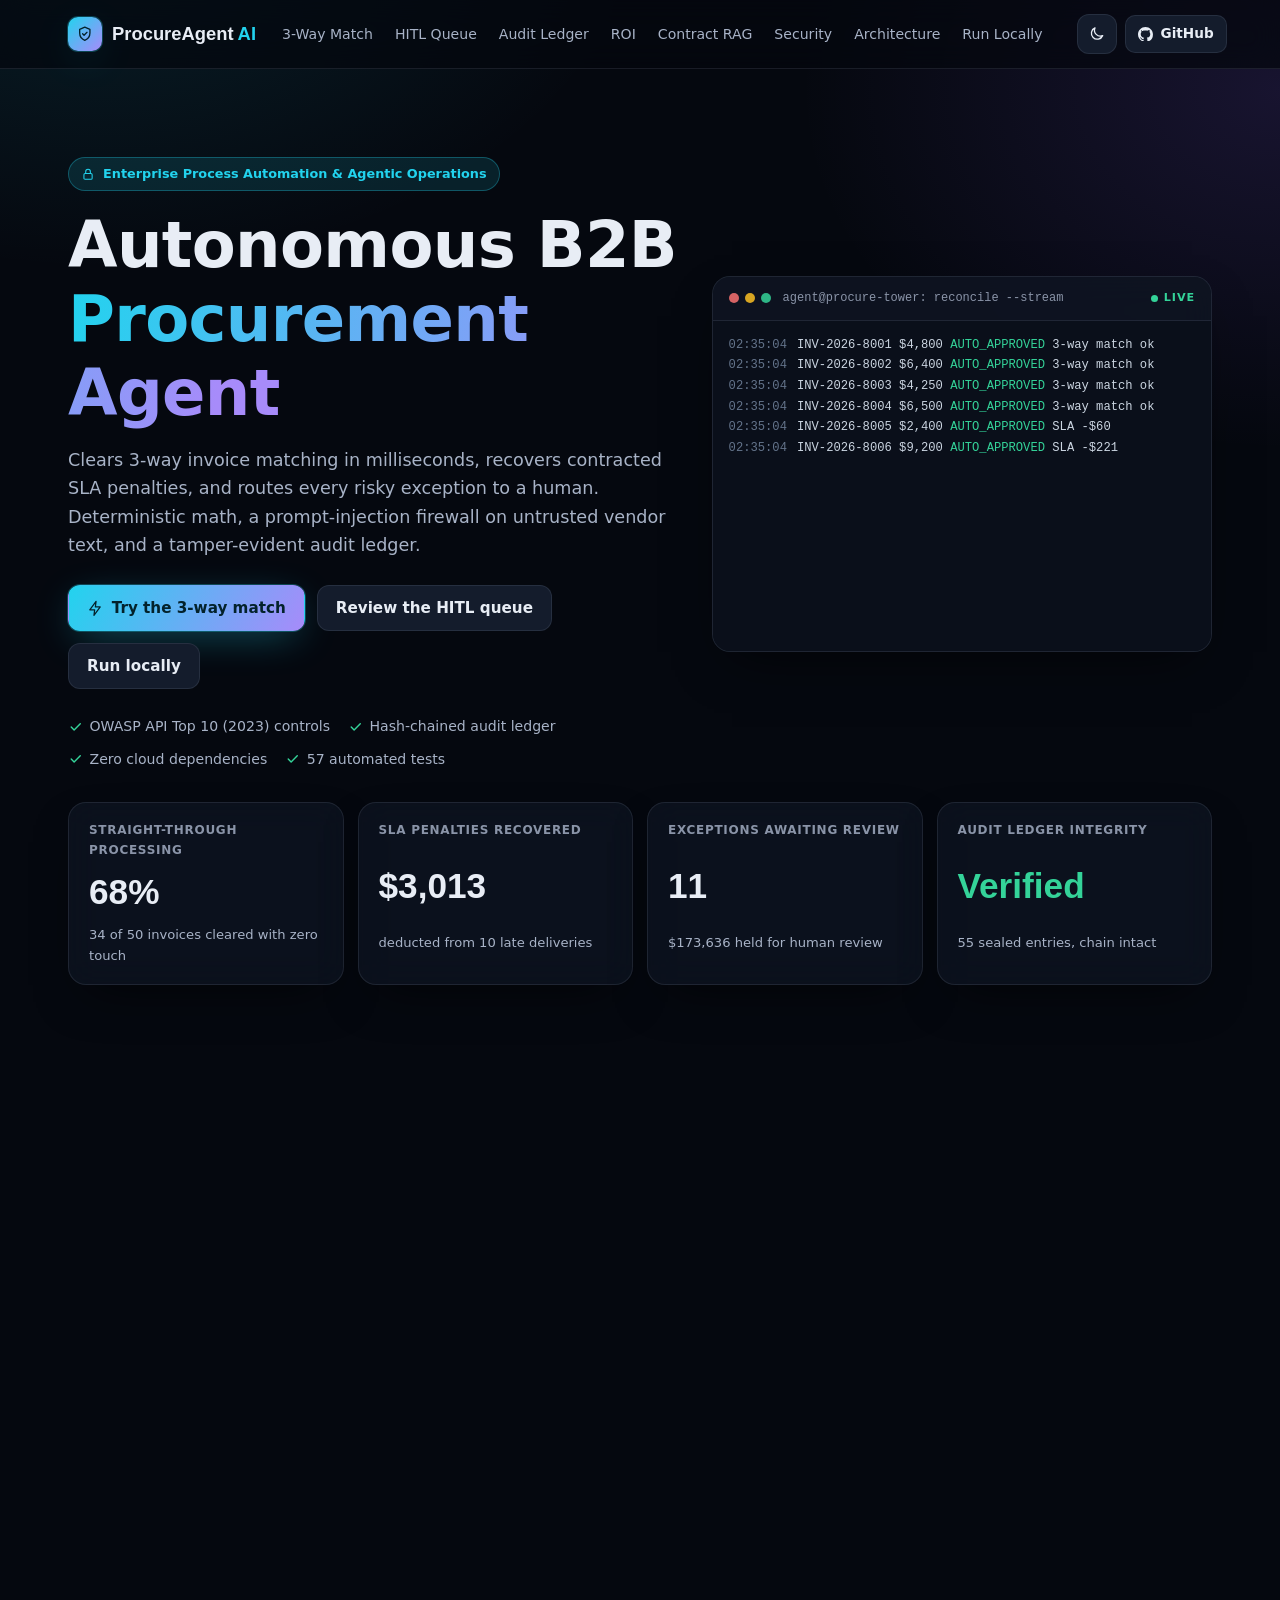
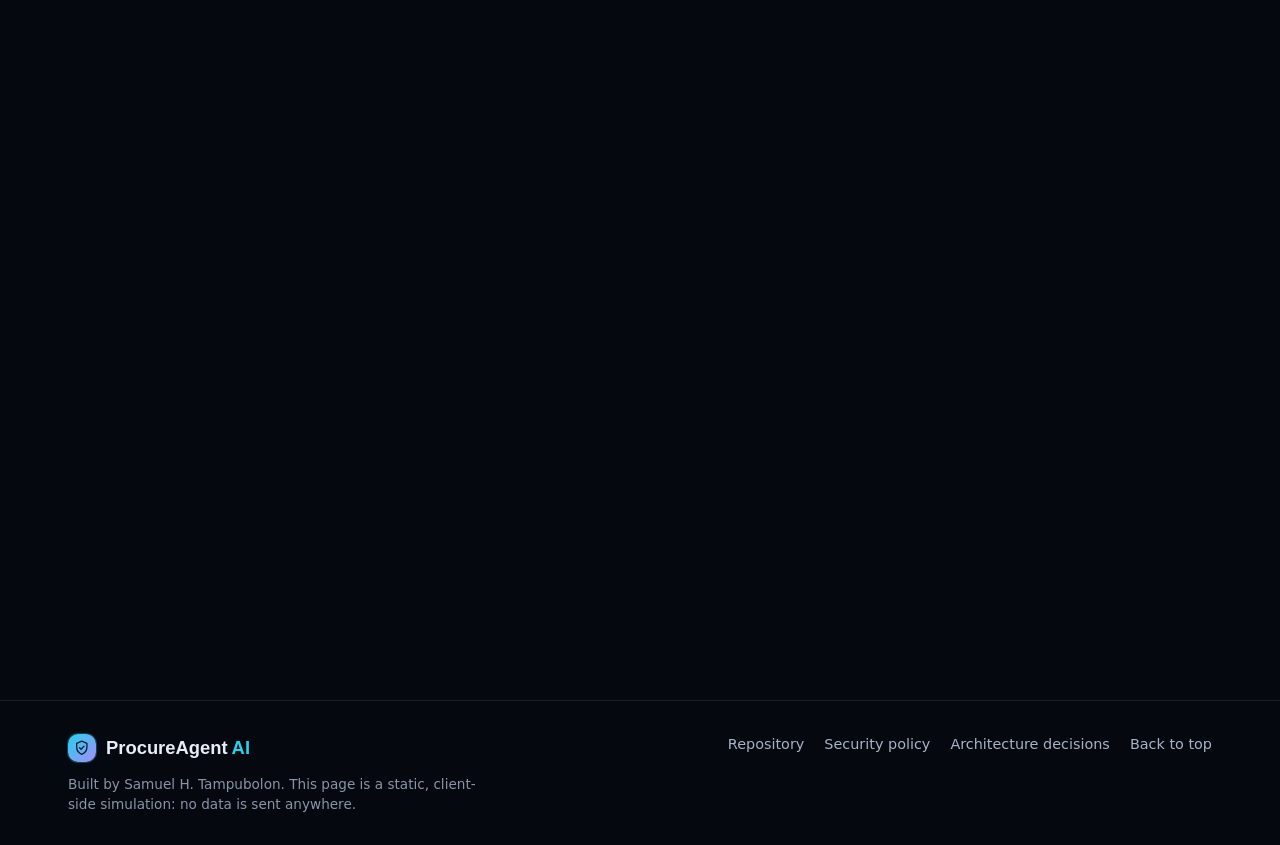
<file: docs/index.html>
<!DOCTYPE html>
<html lang="en" class="no-js" data-theme="dark">
<head>
  <meta charset="UTF-8">
  <meta name="viewport" content="width=device-width, initial-scale=1.0">
  <meta http-equiv="Content-Security-Policy" content="default-src 'none'; script-src 'self'; style-src 'self' https://fonts.googleapis.com; font-src https://fonts.gstatic.com; img-src 'self' data:; connect-src 'none'; manifest-src 'self'; base-uri 'none'; form-action 'none'; object-src 'none'; require-trusted-types-for 'script'; upgrade-insecure-requests">
  <meta name="referrer" content="strict-origin-when-cross-origin">
  <meta name="color-scheme" content="dark light">
  <meta name="theme-color" content="#05080f">
  <title>ProcureAgent AI | Autonomous B2B Procurement Agent</title>
  <meta name="description" content="Security-hardened autonomous B2B procurement agent: deterministic 3-way invoice matching, SLA penalty recovery, prompt-injection firewall, tamper-evident audit ledger and a human-in-the-loop control tower.">
  <meta property="og:title" content="ProcureAgent AI: Autonomous B2B Procurement Agent">
  <meta property="og:description" content="Deterministic 3-way matching, SLA penalty recovery, OWASP API Top 10 hardening and a tamper-evident audit ledger. Fully interactive demo.">
  <meta property="og:type" content="website">
  <meta property="og:url" content="https://samuelhtampubolon.github.io/autonomous-b2b-procurement-agent/">
  <link rel="icon" href="assets/img/favicon.svg" type="image/svg+xml">
  <link rel="preconnect" href="https://fonts.googleapis.com">
  <link rel="preconnect" href="https://fonts.gstatic.com" crossorigin>
  <link href="https://fonts.googleapis.com/css2?family=Inter:wght@400;500;600;700&family=JetBrains+Mono:wght@400;500;600&family=Outfit:wght@500;600;700;800&display=swap" rel="stylesheet">
  <link rel="stylesheet" href="assets/css/main.css">
  <script src="assets/js/theme-init.js"></script>
  <script src="assets/js/data.js" defer></script>
  <script src="assets/js/engine.js" defer></script>
  <script src="assets/js/charts.js" defer></script>
  <script src="assets/js/app.js" defer></script>
</head>
<body>
  <!-- Icon sprite -->
  <svg class="sprite" aria-hidden="true" focusable="false">
    <symbol id="i-shield" viewBox="0 0 24 24"><path d="M12 3l7 3v5c0 4.5-3 8.4-7 10-4-1.6-7-5.5-7-10V6l7-3z" fill="none" stroke="currentColor" stroke-width="1.8" stroke-linejoin="round"/><path d="M9 12l2 2 4-4" fill="none" stroke="currentColor" stroke-width="1.8" stroke-linecap="round" stroke-linejoin="round"/></symbol>
    <symbol id="i-github" viewBox="0 0 16 16"><path fill="currentColor" d="M8 0C3.58 0 0 3.58 0 8c0 3.54 2.29 6.53 5.47 7.59.4.07.55-.17.55-.38 0-.19-.01-.82-.01-1.49-2.01.37-2.53-.49-2.69-.94-.09-.23-.48-.94-.82-1.13-.28-.15-.68-.52-.01-.53.63-.01 1.08.58 1.23.82.72 1.21 1.87.87 2.33.66.07-.52.28-.87.51-1.07-1.78-.2-3.64-.89-3.64-3.95 0-.87.31-1.59.82-2.15-.08-.2-.36-1.02.08-2.12 0 0 .67-.21 2.2.82.64-.18 1.32-.27 2-.27.68 0 1.36.09 2 .27 1.53-1.04 2.2-.82 2.2-.82.44 1.1.16 1.92.08 2.12.51.56.82 1.27.82 2.15 0 3.07-1.87 3.75-3.65 3.95.29.25.54.73.54 1.48 0 1.07-.01 1.93-.01 2.2 0 .21.15.46.55.38A8.013 8.013 0 0016 8c0-4.42-3.58-8-8-8z"/></symbol>
    <symbol id="i-sun" viewBox="0 0 24 24"><circle cx="12" cy="12" r="4" fill="none" stroke="currentColor" stroke-width="1.8"/><path d="M12 2v2M12 20v2M4.9 4.9l1.4 1.4M17.7 17.7l1.4 1.4M2 12h2M20 12h2M4.9 19.1l1.4-1.4M17.7 6.3l1.4-1.4" stroke="currentColor" stroke-width="1.8" stroke-linecap="round"/></symbol>
    <symbol id="i-moon" viewBox="0 0 24 24"><path d="M20 14.5A8 8 0 019.5 4a8 8 0 1010.5 10.5z" fill="none" stroke="currentColor" stroke-width="1.8" stroke-linejoin="round"/></symbol>
    <symbol id="i-check" viewBox="0 0 24 24"><path d="M5 12.5l4.5 4.5L19 7.5" fill="none" stroke="currentColor" stroke-width="2.2" stroke-linecap="round" stroke-linejoin="round"/></symbol>
    <symbol id="i-x" viewBox="0 0 24 24"><path d="M6 6l12 12M18 6L6 18" fill="none" stroke="currentColor" stroke-width="2.2" stroke-linecap="round"/></symbol>
    <symbol id="i-alert" viewBox="0 0 24 24"><path d="M12 3l9.5 17h-19L12 3z" fill="none" stroke="currentColor" stroke-width="1.8" stroke-linejoin="round"/><path d="M12 10v4.5M12 17.5v.5" stroke="currentColor" stroke-width="2" stroke-linecap="round"/></symbol>
    <symbol id="i-lock" viewBox="0 0 24 24"><rect x="5" y="11" width="14" height="10" rx="2" fill="none" stroke="currentColor" stroke-width="1.8"/><path d="M8 11V8a4 4 0 018 0v3" fill="none" stroke="currentColor" stroke-width="1.8"/></symbol>
    <symbol id="i-link" viewBox="0 0 24 24"><path d="M10 14a4 4 0 005.7 0l3-3a4 4 0 00-5.7-5.7l-1 1M14 10a4 4 0 00-5.7 0l-3 3a4 4 0 005.7 5.7l1-1" fill="none" stroke="currentColor" stroke-width="1.8" stroke-linecap="round"/></symbol>
    <symbol id="i-copy" viewBox="0 0 24 24"><rect x="9" y="9" width="11" height="11" rx="2" fill="none" stroke="currentColor" stroke-width="1.8"/><path d="M5 15V6a2 2 0 012-2h8" fill="none" stroke="currentColor" stroke-width="1.8"/></symbol>
    <symbol id="i-menu" viewBox="0 0 24 24"><path d="M4 7h16M4 12h16M4 17h16" stroke="currentColor" stroke-width="2" stroke-linecap="round"/></symbol>
    <symbol id="i-search" viewBox="0 0 24 24"><circle cx="11" cy="11" r="6.5" fill="none" stroke="currentColor" stroke-width="1.8"/><path d="M16 16l4.5 4.5" stroke="currentColor" stroke-width="1.8" stroke-linecap="round"/></symbol>
    <symbol id="i-download" viewBox="0 0 24 24"><path d="M12 4v11M7 10.5l5 5 5-5M5 20h14" fill="none" stroke="currentColor" stroke-width="1.8" stroke-linecap="round" stroke-linejoin="round"/></symbol>
    <symbol id="i-bolt" viewBox="0 0 24 24"><path d="M13 2L4 14h7l-1 8 9-12h-7l1-8z" fill="none" stroke="currentColor" stroke-width="1.8" stroke-linejoin="round"/></symbol>
  </svg>

  <a class="skip-link" href="#main">Skip to content</a>

  <header class="navbar" id="top">
    <div class="container nav-inner">
      <a class="brand" href="#top" aria-label="ProcureAgent AI home">
        <span class="brand-mark"><svg class="icon"><use href="#i-shield"/></svg></span>
        <span class="brand-name">ProcureAgent<span class="brand-ai">AI</span></span>
        <span class="status-pill"><span class="pulse-dot" aria-hidden="true"></span>v1.1 hardened</span>
      </a>
      <nav class="nav-links" id="nav-links" aria-label="Sections">
        <a href="#simulator">3-Way Match</a>
        <a href="#workbench">HITL Queue</a>
        <a href="#ledger">Audit Ledger</a>
        <a href="#roi">ROI</a>
        <a href="#rag">Contract RAG</a>
        <a href="#security">Security</a>
        <a href="#architecture">Architecture</a>
        <a href="#quickstart">Run Locally</a>
      </nav>
      <div class="nav-actions">
        <button class="icon-btn" id="theme-toggle" type="button" aria-label="Switch to light theme">
          <svg class="icon icon-sun"><use href="#i-sun"/></svg>
          <svg class="icon icon-moon"><use href="#i-moon"/></svg>
        </button>
        <a class="btn btn-ghost btn-sm hide-sm" href="https://github.com/samuelhtampubolon/autonomous-b2b-procurement-agent" rel="noopener noreferrer" target="_blank">
          <svg class="icon"><use href="#i-github"/></svg><span>GitHub</span>
        </a>
        <button class="icon-btn show-sm" id="nav-toggle" type="button" aria-expanded="false" aria-controls="nav-links" aria-label="Open menu">
          <svg class="icon"><use href="#i-menu"/></svg>
        </button>
      </div>
    </div>
  </header>

  <main id="main">
    <!-- ================================================================ HERO -->
    <section class="hero container" aria-labelledby="hero-title">
      <div class="hero-copy reveal">
        <span class="eyebrow"><svg class="icon"><use href="#i-lock"/></svg>Enterprise Process Automation &amp; Agentic Operations</span>
        <h1 id="hero-title">Autonomous B2B <span class="grad-text">Procurement Agent</span></h1>
        <p class="lede">
          Clears 3-way invoice matching in milliseconds, recovers contracted SLA penalties, and routes every
          risky exception to a human. Deterministic math, a prompt-injection firewall on untrusted vendor text,
          and a tamper-evident audit ledger.
        </p>
        <div class="cta-row">
          <a href="#simulator" class="btn btn-primary"><svg class="icon"><use href="#i-bolt"/></svg>Try the 3-way match</a>
          <a href="#workbench" class="btn btn-ghost">Review the HITL queue</a>
          <a href="#quickstart" class="btn btn-ghost">Run locally</a>
        </div>
        <ul class="trust-row" aria-label="Highlights">
          <li><svg class="icon"><use href="#i-check"/></svg>OWASP API Top 10 (2023) controls</li>
          <li><svg class="icon"><use href="#i-check"/></svg>Hash-chained audit ledger</li>
          <li><svg class="icon"><use href="#i-check"/></svg>Zero cloud dependencies</li>
          <li><svg class="icon"><use href="#i-check"/></svg>57 automated tests</li>
        </ul>
      </div>

      <div class="console glass reveal" aria-label="Live agent console (simulated)">
        <div class="console-head">
          <span class="dots" aria-hidden="true"><i></i><i></i><i></i></span>
          <span class="console-title">agent@procure-tower: reconcile --stream</span>
          <span class="live-tag"><span class="pulse-dot" aria-hidden="true"></span>LIVE</span>
        </div>
        <ol class="console-body" id="console-body" aria-live="off"></ol>
      </div>
    </section>

    <section class="container kpi-grid" aria-label="Demo dataset headline metrics" id="kpis">
      <article class="kpi glass reveal">
        <span class="kpi-label">Straight-through processing</span>
        <span class="kpi-value" id="kpi-stp">--</span>
        <span class="kpi-sub" id="kpi-stp-sub">invoices cleared with zero touch</span>
      </article>
      <article class="kpi glass reveal">
        <span class="kpi-label">SLA penalties recovered</span>
        <span class="kpi-value" id="kpi-sla">--</span>
        <span class="kpi-sub" id="kpi-sla-sub">deducted automatically</span>
      </article>
      <article class="kpi glass reveal">
        <span class="kpi-label">Exceptions awaiting review</span>
        <span class="kpi-value" id="kpi-hitl">--</span>
        <span class="kpi-sub" id="kpi-hitl-sub">routed to specialists</span>
      </article>
      <article class="kpi glass reveal">
        <span class="kpi-label">Audit ledger integrity</span>
        <span class="kpi-value kpi-ok" id="kpi-ledger">--</span>
        <span class="kpi-sub" id="kpi-ledger-sub">SHA-256 hash chain</span>
      </article>
    </section>

    <!-- ================================================================ SIMULATOR -->
    <section class="section container" id="simulator" aria-labelledby="sim-title">
      <div class="section-head reveal">
        <span class="section-tag">Interactive simulation</span>
        <h2 id="sim-title">Deterministic 3-way matching engine</h2>
        <p>The same rules as <code>matching_engine.py</code>, ported to your browser and parity-tested against Python. Change any field and watch the routing decision, penalty math and risk screen update instantly.</p>
      </div>

      <div class="preset-row reveal" role="group" aria-label="Scenario presets" id="preset-row"></div>

      <div class="sim-grid">
        <form class="glass panel reveal" id="sim-form" novalidate>
          <fieldset>
            <legend><span class="step-num">1</span>Purchase order</legend>
            <div class="field">
              <label for="sim-vendor">Vendor contract</label>
              <select id="sim-vendor"></select>
              <small class="hint" id="sim-vendor-terms"></small>
            </div>
            <div class="field-row">
              <div class="field">
                <label for="sim-ordered-qty">Ordered qty</label>
                <input id="sim-ordered-qty" type="number" min="1" max="1000000" step="1" inputmode="numeric">
              </div>
              <div class="field">
                <label for="sim-agreed-price">Agreed unit price ($)</label>
                <input id="sim-agreed-price" type="number" min="0.01" step="0.01" inputmode="decimal">
              </div>
            </div>
          </fieldset>

          <fieldset>
            <legend><span class="step-num">2</span>Goods receipt</legend>
            <div class="field">
              <label for="sim-days-late">Delivery delay <output id="sim-days-late-out" for="sim-days-late">0 days</output></label>
              <input id="sim-days-late" type="range" min="0" max="40" step="1">
            </div>
            <label class="check">
              <input type="checkbox" id="sim-settled">
              <span>PO already has a settled invoice (duplicate-billing check)</span>
            </label>
          </fieldset>

          <fieldset>
            <legend><span class="step-num">3</span>Vendor invoice</legend>
            <div class="field-row">
              <div class="field">
                <label for="sim-billed-qty">Billed qty</label>
                <input id="sim-billed-qty" type="number" min="1" max="1000000" step="1" inputmode="numeric">
              </div>
              <div class="field">
                <label for="sim-billed-price">Billed unit price ($)</label>
                <input id="sim-billed-price" type="number" min="0.01" step="0.01" inputmode="decimal">
              </div>
            </div>
            <div class="field">
              <label for="sim-notes">Vendor remarks <span class="tag-untrusted">untrusted input</span></label>
              <textarea id="sim-notes" rows="3" maxlength="2000" spellcheck="false"></textarea>
            </div>
          </fieldset>
        </form>

        <div class="glass panel sim-result reveal" aria-live="polite">
          <div class="decision" id="sim-decision">
            <svg class="icon decision-icon"><use href="#i-check" id="sim-decision-icon"/></svg>
            <div>
              <div class="decision-label" id="sim-decision-label">AUTO_APPROVED</div>
              <div class="decision-sub" id="sim-decision-sub">Straight-through processing</div>
            </div>
          </div>

          <ul class="checks" id="sim-checks" aria-label="Match checks"></ul>

          <table class="kv-table" aria-label="Reconciliation breakdown">
            <tbody>
              <tr><th scope="row">Price variance</th><td id="out-variance"></td></tr>
              <tr><th scope="row">Invoice subtotal</th><td id="out-subtotal"></td></tr>
              <tr><th scope="row">SLA penalty applied</th><td id="out-penalty-pct"></td></tr>
              <tr><th scope="row">SLA deduction</th><td id="out-penalty" class="txt-warn"></td></tr>
              <tr class="kv-total"><th scope="row">Final payable</th><td id="out-payable"></td></tr>
            </tbody>
          </table>

          <div class="reasons" id="sim-reasons"></div>

          <div class="code-tabs" data-tabs>
            <div class="tablist" role="tablist" aria-label="API view">
              <button role="tab" aria-selected="true" aria-controls="sim-req" id="tab-sim-req" type="button">Request</button>
              <button role="tab" aria-selected="false" aria-controls="sim-res" id="tab-sim-res" type="button" tabindex="-1">Response</button>
              <button role="tab" aria-selected="false" aria-controls="sim-curl" id="tab-sim-curl" type="button" tabindex="-1">cURL</button>
              <button class="copy-btn" type="button" data-copy-active aria-label="Copy code"><svg class="icon"><use href="#i-copy"/></svg>Copy</button>
            </div>
            <pre role="tabpanel" id="sim-req" aria-labelledby="tab-sim-req" tabindex="0"><code></code></pre>
            <pre role="tabpanel" id="sim-res" aria-labelledby="tab-sim-res" tabindex="0" hidden><code></code></pre>
            <pre role="tabpanel" id="sim-curl" aria-labelledby="tab-sim-curl" tabindex="0" hidden><code></code></pre>
          </div>
        </div>
      </div>
    </section>

    <!-- ================================================================ HITL WORKBENCH -->
    <section class="section container" id="workbench" aria-labelledby="wb-title">
      <div class="section-head reveal">
        <span class="section-tag">Human-in-the-loop operations</span>
        <h2 id="wb-title">Exception review workbench</h2>
        <p>50 seeded tenant_alpha invoices, routed by the engine above. Act as an Analyst, CPO or read-only Auditor: role checks and the $25k CPO sign-off rule are enforced exactly as in the API, and every decision is sealed into the audit ledger.</p>
      </div>

      <div class="chart-grid">
        <figure class="glass panel chart-card reveal">
          <figcaption>
            <span class="chart-title">Routing mix</span>
            <span class="chart-sub" id="mix-sub"></span>
          </figcaption>
          <div id="chart-mix" class="chart"></div>
        </figure>
        <figure class="glass panel chart-card reveal">
          <figcaption>
            <span class="chart-title">Pending exposure by vendor</span>
            <span class="chart-sub">Subtotal awaiting human review</span>
          </figcaption>
          <div id="chart-exposure" class="chart"></div>
        </figure>
      </div>

      <div class="glass panel reveal">
        <div class="toolbar">
          <div class="seg" role="tablist" aria-label="Filter by status" id="wb-filters"></div>
          <div class="toolbar-right">
            <label class="search">
              <svg class="icon" aria-hidden="true"><use href="#i-search"/></svg>
              <span class="sr-only">Search invoices</span>
              <input type="search" id="wb-search" placeholder="Invoice, PO, vendor, item" maxlength="80" autocomplete="off">
            </label>
            <label class="select-inline">
              <span>Acting as</span>
              <select id="wb-role">
                <option value="procurement_specialist">Analyst</option>
                <option value="cpo">CPO</option>
                <option value="auditor">Auditor (read-only)</option>
              </select>
            </label>
            <button class="btn btn-ghost btn-sm" id="wb-export" type="button"><svg class="icon"><use href="#i-download"/></svg>CSV</button>
            <button class="btn btn-ghost btn-sm" id="wb-reset" type="button">Reset demo</button>
          </div>
        </div>
        <div class="table-wrap" tabindex="0" role="region" aria-label="Invoice table">
          <table class="data-table" id="wb-table">
            <thead>
              <tr>
                <th scope="col"><button type="button" data-sort="invoiceNumber">Invoice / PO</button></th>
                <th scope="col"><button type="button" data-sort="vendor">Vendor / item</button></th>
                <th scope="col" class="num"><button type="button" data-sort="subtotal">Subtotal</button></th>
                <th scope="col" class="num"><button type="button" data-sort="variancePct">Variance</button></th>
                <th scope="col" class="num"><button type="button" data-sort="slaPenalty">SLA deduction</button></th>
                <th scope="col" class="num"><button type="button" data-sort="finalPayable">Payable</button></th>
                <th scope="col"><button type="button" data-sort="status">Status</button></th>
                <th scope="col"><span class="sr-only">Actions</span></th>
              </tr>
            </thead>
            <tbody id="wb-body"></tbody>
          </table>
          <p class="empty" id="wb-empty" hidden>No invoices match this filter.</p>
        </div>
      </div>
    </section>

    <!-- ================================================================ AUDIT LEDGER -->
    <section class="section container" id="ledger" aria-labelledby="ledger-title">
      <div class="section-head reveal">
        <span class="section-tag">Non-repudiation</span>
        <h2 id="ledger-title">Tamper-evident audit ledger</h2>
        <p>Each agent or human action is sealed as <code>SHA-256(prev_hash ‖ canonical_json(entry))</code>. Rewrite a single historic row and every link after it breaks. Try it: the hashes below are computed live with the same encoding as <code>audit_ledger.py</code>.</p>
      </div>
      <div class="ledger-grid">
        <div class="glass panel reveal ledger-status" id="ledger-status">
          <div class="ledger-badge" id="ledger-badge">
            <svg class="icon"><use href="#i-shield" id="ledger-badge-icon"/></svg>
            <span id="ledger-badge-text">CHAIN INTACT</span>
          </div>
          <dl class="ledger-facts">
            <div><dt>Sealed entries</dt><dd id="ledger-count">0</dd></div>
            <div><dt>Verified</dt><dd id="ledger-verified">0</dd></div>
            <div><dt>Head hash</dt><dd class="mono" id="ledger-head">-</dd></div>
          </dl>
          <p class="ledger-reason" id="ledger-reason"></p>
          <div class="btn-col">
            <button class="btn btn-primary" id="ledger-verify" type="button"><svg class="icon"><use href="#i-shield"/></svg>Verify chain</button>
            <button class="btn btn-danger" id="ledger-tamper" type="button"><svg class="icon"><use href="#i-alert"/></svg>Simulate insider tampering</button>
            <button class="btn btn-ghost" id="ledger-restore" type="button" disabled>Restore from backup</button>
          </div>
        </div>
        <div class="glass panel reveal">
          <div class="table-wrap" tabindex="0" role="region" aria-label="Latest ledger entries">
            <table class="data-table ledger-table">
              <thead>
                <tr>
                  <th scope="col">#</th>
                  <th scope="col">Action / actor</th>
                  <th scope="col">Details</th>
                  <th scope="col">prev_hash → entry_hash</th>
                </tr>
              </thead>
              <tbody id="ledger-body"></tbody>
            </table>
          </div>
        </div>
      </div>
    </section>

    <!-- ================================================================ ROI -->
    <section class="section container" id="roi" aria-labelledby="roi-title">
      <div class="section-head reveal">
        <span class="section-tag">CPO economics</span>
        <h2 id="roi-title">Automation unit economics modeler</h2>
        <p>Governed by the same equations as <code>roi_calculator.py</code>: zero-touch invoices save the full manual effort, HITL-assisted ones save 70%, and AI token spend plus platform cost is netted out.</p>
      </div>
      <div class="roi-grid">
        <form class="glass panel reveal" id="roi-form" novalidate>
          <div class="field"><label for="roi-volume">Monthly invoice volume <output id="roi-volume-out"></output></label><input id="roi-volume" type="range" min="200" max="20000" step="100" value="2500"></div>
          <div class="field"><label for="roi-minutes">Manual minutes per invoice <output id="roi-minutes-out"></output></label><input id="roi-minutes" type="range" min="5" max="40" step="1" value="18"></div>
          <div class="field"><label for="roi-wage">Analyst cost per hour <output id="roi-wage-out"></output></label><input id="roi-wage" type="range" min="20" max="120" step="5" value="45"></div>
          <div class="field"><label for="roi-stp">Straight-through rate <output id="roi-stp-out"></output></label><input id="roi-stp" type="range" min="30" max="95" step="1" value="68"></div>
          <div class="field"><label for="roi-late">Invoices delivered late <output id="roi-late-out"></output></label><input id="roi-late" type="range" min="0" max="40" step="1" value="12"></div>
          <div class="field"><label for="roi-avg">Average invoice value <output id="roi-avg-out"></output></label><input id="roi-avg" type="range" min="500" max="25000" step="250" value="2500"></div>
          <div class="field"><label for="roi-platform">AI platform cost (hosting, LLM, support) <output id="roi-platform-out"></output></label><input id="roi-platform" type="range" min="0" max="20000" step="100" value="1500"></div>
          <p class="hint">Assumptions: ~450 tokens per invoice at $0.002 per 1k tokens; late invoices carry an average 4.5% contractual penalty (about 7.5 days at 0.6% per day).</p>
        </form>
        <div class="glass panel reveal roi-out">
          <div class="roi-hero">
            <div>
              <span class="kpi-label">Net monthly benefit</span>
              <span class="roi-big" id="roi-net"></span>
              <span class="kpi-sub" id="roi-annual"></span>
            </div>
            <div class="roi-multiple">
              <span class="kpi-label">ROI multiple</span>
              <span class="roi-big grad-text" id="roi-multiple"></span>
            </div>
          </div>
          <figure class="chart-card">
            <figcaption><span class="chart-title">Monthly value bridge</span><span class="chart-sub">USD per month</span></figcaption>
            <div id="chart-bridge" class="chart"></div>
          </figure>
          <figure class="chart-card">
            <figcaption><span class="chart-title">Cumulative net benefit, first 12 months</span><span class="chart-sub">Hover for monthly values</span></figcaption>
            <div id="chart-cumulative" class="chart"></div>
          </figure>
        </div>
      </div>
    </section>

    <!-- ================================================================ RAG -->
    <section class="section container" id="rag" aria-labelledby="rag-title">
      <div class="section-head reveal">
        <span class="section-tag">Semantic contract intelligence</span>
        <h2 id="rag-title">Supplier contract RAG clause explorer</h2>
        <p>Local TF-IDF cosine similarity over supplier clauses, with no embedding API and no data leaving the machine. Queries pass through the same injection firewall before scoring.</p>
      </div>
      <div class="glass panel reveal">
        <div class="rag-bar">
          <label class="search search-lg">
            <svg class="icon" aria-hidden="true"><use href="#i-search"/></svg>
            <span class="sr-only">Search contract clauses</span>
            <input type="search" id="rag-input" maxlength="500" autocomplete="off" placeholder="e.g. penalty for transit delays exceeding 24 hours">
          </label>
          <label class="select-inline"><span>Top</span>
            <select id="rag-topk"><option>3</option><option selected>5</option><option>8</option></select>
          </label>
        </div>
        <div class="chip-row" id="rag-suggestions" aria-label="Example queries"></div>
        <div class="rag-results" id="rag-results" aria-live="polite"></div>
      </div>
    </section>

    <!-- ================================================================ SECURITY -->
    <section class="section container" id="security" aria-labelledby="sec-title">
      <div class="section-head reveal">
        <span class="section-tag">Defense in depth</span>
        <h2 id="sec-title">Security architecture</h2>
        <p>Every control below is implemented in the API and covered by an automated test. Use the labs to see them work.</p>
      </div>

      <div class="glass panel reveal" data-tabs>
        <div class="tablist tablist-lg" role="tablist" aria-label="Security labs">
          <button role="tab" aria-selected="true" aria-controls="sec-controls" id="tab-sec-controls" type="button">OWASP controls</button>
          <button role="tab" aria-selected="false" aria-controls="sec-firewall" id="tab-sec-firewall" type="button" tabindex="-1">Prompt-injection firewall</button>
          <button role="tab" aria-selected="false" aria-controls="sec-bola" id="tab-sec-bola" type="button" tabindex="-1">BOLA probe</button>
          <button role="tab" aria-selected="false" aria-controls="sec-auth" id="tab-sec-auth" type="button" tabindex="-1">Auth &amp; lockout</button>
        </div>

        <div role="tabpanel" id="sec-controls" aria-labelledby="tab-sec-controls" tabindex="0">
          <div class="table-wrap" tabindex="0" role="region" aria-label="OWASP API Top 10 controls">
            <table class="data-table controls-table">
              <thead><tr><th scope="col">Risk</th><th scope="col">Control in this codebase</th><th scope="col">Verified by</th></tr></thead>
              <tbody id="controls-body"></tbody>
            </table>
          </div>
        </div>

        <div role="tabpanel" id="sec-firewall" aria-labelledby="tab-sec-firewall" tabindex="0" hidden>
          <div class="lab-grid">
            <div>
              <div class="field">
                <label for="fw-input">Untrusted vendor text <span class="tag-untrusted">attacker controlled</span></label>
                <textarea id="fw-input" rows="6" maxlength="2000" spellcheck="false"></textarea>
              </div>
              <div class="chip-row" id="fw-samples" aria-label="Attack samples"></div>
            </div>
            <div aria-live="polite">
              <div class="decision decision-sm" id="fw-decision"></div>
              <div class="chip-row" id="fw-flags"></div>
              <h3 class="lab-h">Sanitized text passed downstream</h3>
              <pre class="code-block" id="fw-output"><code></code></pre>
              <p class="hint">Pipeline: NFKC normalization → strip control, zero-width and bidi-override characters → redact instruction overrides, role spoofing, chat-template tokens, persona and approval overrides, secret exfiltration and markup. Any flag forces human review.</p>
            </div>
          </div>
        </div>

        <div role="tabpanel" id="sec-bola" aria-labelledby="tab-sec-bola" tabindex="0" hidden>
          <div class="lab-grid">
            <div>
              <div class="field">
                <label for="bola-user">Authenticated caller</label>
                <select id="bola-user">
                  <option value="analyst_alpha">analyst_alpha (tenant_alpha)</option>
                  <option value="hacker_beta" selected>hacker_beta (tenant_beta)</option>
                </select>
              </div>
              <div class="field">
                <label for="bola-id">Target invoice id</label>
                <input id="bola-id" type="number" min="1" max="2147483647" value="1">
                <small class="hint">IDs 1-50 belong to tenant_alpha, 51-55 to tenant_beta.</small>
              </div>
              <button class="btn btn-primary" id="bola-run" type="button">Send GET /api/v1/invoices/{id}</button>
            </div>
            <pre class="code-block" id="bola-output" aria-live="polite"><code></code></pre>
          </div>
        </div>

        <div role="tabpanel" id="sec-auth" aria-labelledby="tab-sec-auth" tabindex="0" hidden>
          <div class="lab-grid">
            <div>
              <h3 class="lab-h">Access token claims</h3>
              <pre class="code-block" id="jwt-claims"><code></code></pre>
              <ul class="checklist" id="jwt-checks"></ul>
            </div>
            <div>
              <h3 class="lab-h">Credential-stuffing lockout</h3>
              <p class="hint">Every failure path returns the same generic 401 after a full bcrypt comparison. After 5 failures in 15 minutes the account locks, and even the correct password is refused.</p>
              <div class="btn-row">
                <button class="btn btn-danger" id="auth-fail" type="button">Attempt wrong password</button>
                <button class="btn btn-ghost" id="auth-good" type="button">Attempt correct password</button>
                <button class="btn btn-ghost" id="auth-reset" type="button">Reset</button>
              </div>
              <div class="meter" aria-hidden="true"><span id="auth-meter"></span></div>
              <pre class="code-block" id="auth-output" aria-live="polite"><code></code></pre>
            </div>
          </div>
        </div>
      </div>
    </section>

    <!-- ================================================================ ARCHITECTURE -->
    <section class="section container" id="architecture" aria-labelledby="arch-title">
      <div class="section-head reveal">
        <span class="section-tag">BPMN 2.0 orchestration</span>
        <h2 id="arch-title">End-to-end request lifecycle</h2>
        <p>Select a stage to inspect the implementation.</p>
      </div>
      <ol class="flow reveal" id="flow" aria-label="Processing stages"></ol>
      <div class="glass panel reveal flow-detail" aria-live="polite">
        <h3 id="flow-title"></h3>
        <p id="flow-desc"></p>
        <pre class="code-block"><code id="flow-code"></code></pre>
      </div>
      <ul class="stack-grid reveal" id="stack-grid" aria-label="Technology stack"></ul>
    </section>

    <!-- ================================================================ QUICKSTART -->
    <section class="section container" id="quickstart" aria-labelledby="qs-title">
      <div class="section-head reveal">
        <span class="section-tag">Developer quickstart</span>
        <h2 id="qs-title">Run the full stack locally</h2>
        <p>FastAPI on <code>127.0.0.1:8000</code> and the Streamlit control tower on <code>127.0.0.1:8501</code>, bound to loopback only. A random signing key is generated on first run.</p>
      </div>
      <div class="qs-grid">
        <div class="glass panel reveal" data-tabs>
          <div class="tablist" role="tablist" aria-label="Platform">
            <button role="tab" aria-selected="true" aria-controls="qs-win" id="tab-qs-win" type="button">Windows</button>
            <button role="tab" aria-selected="false" aria-controls="qs-nix" id="tab-qs-nix" type="button" tabindex="-1">macOS / Linux</button>
            <button role="tab" aria-selected="false" aria-controls="qs-docker" id="tab-qs-docker" type="button" tabindex="-1">Docker</button>
            <button class="copy-btn" type="button" data-copy-active aria-label="Copy commands"><svg class="icon"><use href="#i-copy"/></svg>Copy</button>
          </div>
          <pre role="tabpanel" id="qs-win" aria-labelledby="tab-qs-win" tabindex="0"><code>git clone https://github.com/samuelhtampubolon/autonomous-b2b-procurement-agent.git
cd autonomous-b2b-procurement-agent
py -3.11 -m venv .venv
.\.venv\Scripts\Activate.ps1
pip install -r requirements-dev.txt

python run_local.py --check   # DB, seed, probes, headers, audit chain
python run_local.py           # API :8000 + Control Tower :8501
pytest -q                     # full test suite</code></pre>
          <pre role="tabpanel" id="qs-nix" aria-labelledby="tab-qs-nix" tabindex="0" hidden><code>git clone https://github.com/samuelhtampubolon/autonomous-b2b-procurement-agent.git
cd autonomous-b2b-procurement-agent
python3 -m venv .venv &amp;&amp; source .venv/bin/activate
pip install -r requirements-dev.txt

make check      # DB, seed, probes, headers, audit chain
make run        # API :8000 + Control Tower :8501
make test       # full test suite
make security   # bandit + pip-audit</code></pre>
          <pre role="tabpanel" id="qs-docker" aria-labelledby="tab-qs-docker" tabindex="0" hidden><code># Production mode refuses to start without a strong key
export SECRET_KEY="$(python3 -c 'import secrets; print(secrets.token_urlsafe(64))')"

# Optional: seed demo personas with your own passwords
export DEMO_MODE=true DEMO_ANALYST_PASSWORD='...' DEMO_CPO_PASSWORD='...' \
       DEMO_AUDITOR_PASSWORD='...' DEMO_BETA_PASSWORD='...'

docker compose up --build   # non-root, read-only FS, no-new-privileges</code></pre>
        </div>
        <div class="glass panel reveal">
          <h3 class="lab-h">Local demo personas</h3>
          <div class="table-wrap">
            <table class="data-table compact">
              <thead><tr><th scope="col">Username</th><th scope="col">Tenant</th><th scope="col">Role</th></tr></thead>
              <tbody>
                <tr><td class="mono">analyst_alpha</td><td>tenant_alpha</td><td>Specialist: reconcile and decide</td></tr>
                <tr><td class="mono">cpo_alpha</td><td>tenant_alpha</td><td>CPO: approvals above $25k, audit</td></tr>
                <tr><td class="mono">auditor_alpha</td><td>tenant_alpha</td><td>Auditor: read-only, audit</td></tr>
                <tr><td class="mono">hacker_beta</td><td>tenant_beta</td><td>Cross-tenant attacker persona</td></tr>
              </tbody>
            </table>
          </div>
          <p class="hint">No password ships with the code: each installation generates random persona passwords in <code>data/.demo_credentials.json</code> (mode 600, git-ignored). Production requires <code>DEMO_MODE=true</code> plus explicit <code>DEMO_*_PASSWORD</code> values, or no demo accounts are created.</p>
          <h3 class="lab-h">Key endpoints</h3>
          <ul class="endpoint-list" id="endpoint-list"></ul>
        </div>
      </div>
    </section>
  </main>

  <footer class="footer">
    <div class="container footer-inner">
      <div>
        <div class="brand brand-foot"><span class="brand-mark"><svg class="icon"><use href="#i-shield"/></svg></span><span class="brand-name">ProcureAgent<span class="brand-ai">AI</span></span></div>
        <p class="hint">Built by Samuel H. Tampubolon. This page is a static, client-side simulation: no data is sent anywhere.</p>
      </div>
      <nav class="footer-links" aria-label="Project links">
        <a href="https://github.com/samuelhtampubolon/autonomous-b2b-procurement-agent" rel="noopener noreferrer" target="_blank">Repository</a>
        <a href="https://github.com/samuelhtampubolon/autonomous-b2b-procurement-agent/blob/main/SECURITY.md" rel="noopener noreferrer" target="_blank">Security policy</a>
        <a href="https://github.com/samuelhtampubolon/autonomous-b2b-procurement-agent/blob/main/ADR.md" rel="noopener noreferrer" target="_blank">Architecture decisions</a>
        <a href="#top">Back to top</a>
      </nav>
    </div>
  </footer>

  <!-- Invoice review drawer -->
  <dialog class="drawer" id="drawer" aria-labelledby="drawer-title">
    <div class="drawer-inner">
      <header class="drawer-head">
        <div>
          <span class="section-tag" id="drawer-status"></span>
          <h3 id="drawer-title"></h3>
          <p class="hint" id="drawer-sub"></p>
        </div>
        <button class="icon-btn" type="button" id="drawer-close" aria-label="Close review panel"><svg class="icon"><use href="#i-x"/></svg></button>
      </header>
      <div class="drawer-body">
        <div class="three-way" id="drawer-3way"></div>
        <h4>Routing reasons</h4>
        <ul class="reason-list" id="drawer-reasons"></ul>
        <div id="drawer-flags" class="chip-row"></div>
        <h4>Vendor remarks (sanitized)</h4>
        <pre class="code-block" id="drawer-notes"><code></code></pre>
        <h4>Contract evidence (RAG top match)</h4>
        <blockquote class="evidence" id="drawer-evidence"></blockquote>
        <div id="drawer-decision-area">
          <label for="drawer-note">Decision justification</label>
          <textarea id="drawer-note" rows="3" maxlength="1000" placeholder="Recorded in the audit ledger"></textarea>
          <p class="policy-note" id="drawer-policy" role="status"></p>
          <div class="btn-row">
            <button class="btn btn-success" type="button" id="drawer-approve"><svg class="icon"><use href="#i-check"/></svg>Approve payment</button>
            <button class="btn btn-danger" type="button" id="drawer-reject"><svg class="icon"><use href="#i-x"/></svg>Reject invoice</button>
          </div>
        </div>
      </div>
    </div>
  </dialog>

  <div class="toast-stack" id="toasts" role="status" aria-live="polite"></div>
  <div class="chart-tip" id="chart-tip" role="tooltip" hidden></div>
</body>
</html>
</file>
<file: docs/assets/css/main.css>
/* ==========================================================================
   ProcureAgent AI: GitHub Pages showcase
   Dark glassmorphism by default, light theme on demand. All colors are tokens.
   ========================================================================== */

:root,
:root[data-theme="dark"] {
  color-scheme: dark;
  --bg: #05080f;
  --bg-glow-1: rgba(34, 211, 238, 0.12);
  --bg-glow-2: rgba(139, 92, 246, 0.14);
  --surface: rgba(15, 21, 34, 0.72);
  --surface-solid: #0f1522;
  --surface-2: #141c2c;
  --surface-3: #1a2336;
  --code-bg: #0a0f1a;
  --border: rgba(148, 163, 184, 0.14);
  --border-strong: rgba(148, 163, 184, 0.3);
  --text: #e8edf5;
  --text-2: #a8b3c7;
  --muted: #8a94a8;
  --accent: #22d3ee;
  --accent-2: #a78bfa;
  --accent-ink: #03222b;
  --accent-soft: rgba(34, 211, 238, 0.12);
  --glow: 0 0 0 1px rgba(34, 211, 238, 0.28), 0 10px 40px -10px rgba(34, 211, 238, 0.45);
  --shadow: 0 20px 50px -20px rgba(0, 0, 0, 0.7);

  --good: #34d399;
  --good-bg: rgba(16, 185, 129, 0.14);
  --warn: #fbbf24;
  --warn-bg: rgba(245, 158, 11, 0.14);
  --crit: #f87171;
  --crit-bg: rgba(239, 68, 68, 0.14);
  --info: #60a5fa;
  --info-bg: rgba(59, 130, 246, 0.14);

  /* Chart tokens (validated against --surface-solid) */
  --series-1: #3987e5;
  --series-2: #d95926;
  --series-3: #199e70;
  --status-good: #0ca30c;
  --status-warning: #fab219;
  --status-critical: #d03b3b;
  --grid: #222b3d;
  --axis: #3a4458;
}

:root[data-theme="light"] {
  color-scheme: light;
  --bg: #f4f6fb;
  --bg-glow-1: rgba(14, 116, 144, 0.10);
  --bg-glow-2: rgba(124, 58, 237, 0.08);
  --surface: rgba(255, 255, 255, 0.82);
  --surface-solid: #ffffff;
  --surface-2: #f1f4f9;
  --surface-3: #e7ecf4;
  --code-bg: #0f172a;
  --border: rgba(15, 23, 42, 0.10);
  --border-strong: rgba(15, 23, 42, 0.22);
  --text: #0b1220;
  --text-2: #3f4a5c;
  --muted: #5f6b7d;
  --accent: #0e7490;
  --accent-2: #6d28d9;
  --accent-ink: #ffffff;
  --accent-soft: rgba(14, 116, 144, 0.10);
  --glow: 0 0 0 1px rgba(14, 116, 144, 0.25), 0 10px 30px -12px rgba(14, 116, 144, 0.35);
  --shadow: 0 16px 40px -24px rgba(15, 23, 42, 0.35);

  --good: #047857;
  --good-bg: rgba(16, 185, 129, 0.12);
  --warn: #92400e;
  --warn-bg: rgba(245, 158, 11, 0.16);
  --crit: #b91c1c;
  --crit-bg: rgba(239, 68, 68, 0.12);
  --info: #1d4ed8;
  --info-bg: rgba(59, 130, 246, 0.12);

  --series-1: #2a78d6;
  --series-2: #eb6834;
  --series-3: #1baf7a;
  --grid: #e3e7ef;
  --axis: #c3c9d4;
}

/* --------------------------------------------------------------- base */
*, *::before, *::after { box-sizing: border-box; }
html { scroll-behavior: smooth; scroll-padding-top: 84px; -webkit-text-size-adjust: 100%; }
body {
  margin: 0;
  min-height: 100vh;
  background:
    radial-gradient(900px 600px at 8% -10%, var(--bg-glow-1), transparent 60%),
    radial-gradient(800px 600px at 100% 10%, var(--bg-glow-2), transparent 60%),
    var(--bg);
  background-attachment: fixed;
  color: var(--text);
  font-family: "Inter", system-ui, -apple-system, "Segoe UI", Roboto, sans-serif;
  font-size: 16px;
  line-height: 1.6;
  -webkit-font-smoothing: antialiased;
  overflow-x: hidden;
}
h1, h2, h3, h4 { font-family: "Outfit", "Inter", system-ui, sans-serif; line-height: 1.15; margin: 0; letter-spacing: -0.01em; }
p { margin: 0; }
a { color: var(--accent); text-decoration: none; }
a:hover { text-decoration: underline; }
code, pre, .mono { font-family: "JetBrains Mono", ui-monospace, SFMono-Regular, Menlo, Consolas, monospace; }
:not(pre) > code { font-size: 0.86em; padding: 0.1em 0.4em; border-radius: 6px; background: var(--accent-soft); color: var(--text); }
button, input, select, textarea { font: inherit; color: inherit; }
:focus-visible { outline: 2px solid var(--accent); outline-offset: 2px; border-radius: 6px; }
::selection { background: var(--accent); color: var(--accent-ink); }
[hidden] { display: none !important; }

.sprite { position: absolute; width: 0; height: 0; overflow: hidden; }
.icon { width: 1.1em; height: 1.1em; flex: none; vertical-align: -0.18em; }
.sr-only { position: absolute; width: 1px; height: 1px; padding: 0; margin: -1px; overflow: hidden; clip: rect(0 0 0 0); white-space: nowrap; border: 0; }
.skip-link { position: absolute; left: 16px; top: -48px; z-index: 100; padding: 8px 14px; border-radius: 8px; background: var(--accent); color: var(--accent-ink); font-weight: 600; }
.skip-link:focus { top: 12px; }

.container { width: 100%; max-width: 1200px; margin: 0 auto; padding: 0 16px; }
@media (min-width: 720px) { .container { padding: 0 28px; } }

.glass {
  background: var(--surface);
  border: 1px solid var(--border);
  border-radius: 18px;
  backdrop-filter: blur(16px) saturate(140%);
  -webkit-backdrop-filter: blur(16px) saturate(140%);
  box-shadow: var(--shadow);
}
.panel { padding: 20px; }
@media (min-width: 720px) { .panel { padding: 26px; } }

.grad-text {
  background: linear-gradient(100deg, var(--accent) 0%, var(--accent-2) 90%);
  -webkit-background-clip: text;
  background-clip: text;
  color: transparent;
}
.hint { color: var(--muted); font-size: 0.85rem; line-height: 1.5; }
.txt-warn { color: var(--warn); }
.mono { font-size: 0.85em; }

/* --------------------------------------------------------------- buttons */
.btn {
  display: inline-flex; align-items: center; justify-content: center; gap: 8px;
  padding: 10px 18px; border-radius: 12px; border: 1px solid transparent;
  font-weight: 600; font-size: 0.95rem; cursor: pointer; text-decoration: none;
  transition: transform 0.15s ease, box-shadow 0.2s ease, background 0.2s ease, border-color 0.2s ease;
  white-space: nowrap;
}
.btn:hover { text-decoration: none; transform: translateY(-1px); }
.btn:active { transform: translateY(0); }
.btn:disabled { opacity: 0.45; cursor: not-allowed; transform: none; }
.btn-sm { padding: 7px 12px; font-size: 0.85rem; border-radius: 10px; }
.btn-primary { background: linear-gradient(120deg, var(--accent), var(--accent-2)); color: var(--accent-ink); box-shadow: var(--glow); }
.btn-ghost { background: var(--surface-2); border-color: var(--border); color: var(--text); }
.btn-ghost:hover { border-color: var(--border-strong); }
.btn-success { background: var(--good-bg); border-color: color-mix(in srgb, var(--good) 45%, transparent); color: var(--good); }
.btn-danger { background: var(--crit-bg); border-color: color-mix(in srgb, var(--crit) 45%, transparent); color: var(--crit); }
.icon-btn {
  display: inline-grid; place-items: center; width: 40px; height: 40px; border-radius: 12px;
  border: 1px solid var(--border); background: var(--surface-2); cursor: pointer; color: var(--text);
}
.icon-btn:hover { border-color: var(--border-strong); }
.btn-row { display: flex; flex-wrap: wrap; gap: 10px; margin-top: 12px; }
.btn-col { display: grid; gap: 10px; margin-top: 18px; }

/* --------------------------------------------------------------- navbar */
.navbar {
  position: sticky; top: 0; z-index: 50;
  background: color-mix(in srgb, var(--bg) 72%, transparent);
  backdrop-filter: blur(14px); -webkit-backdrop-filter: blur(14px);
  border-bottom: 1px solid var(--border);
}
.nav-inner { display: flex; align-items: center; gap: 16px; height: 68px; }
.brand { display: inline-flex; align-items: center; gap: 10px; color: var(--text); font-weight: 700; }
.brand:hover { text-decoration: none; }
.brand-mark { display: grid; place-items: center; width: 34px; height: 34px; border-radius: 10px; background: linear-gradient(135deg, var(--accent), var(--accent-2)); color: var(--accent-ink); box-shadow: var(--glow); }
.brand-name { font-family: "Outfit", sans-serif; font-size: 1.15rem; }
.brand-ai { margin-left: 4px; color: var(--accent); }
.status-pill { display: none; align-items: center; gap: 6px; padding: 3px 10px; border-radius: 999px; font-size: 0.72rem; font-weight: 600; color: var(--good); background: var(--good-bg); border: 1px solid color-mix(in srgb, var(--good) 35%, transparent); }
@media (min-width: 1360px) { .status-pill { display: inline-flex; } }
.pulse-dot { width: 7px; height: 7px; border-radius: 50%; background: var(--good); box-shadow: 0 0 0 0 color-mix(in srgb, var(--good) 60%, transparent); animation: pulse 2s infinite; }
@keyframes pulse { 70% { box-shadow: 0 0 0 8px transparent; } 100% { box-shadow: 0 0 0 0 transparent; } }

.nav-links { display: flex; gap: 2px; margin-left: auto; }
.nav-links a { padding: 8px 10px; border-radius: 10px; color: var(--text-2); font-size: 0.88rem; font-weight: 500; white-space: nowrap; }
.nav-links a:hover, .nav-links a.active { color: var(--text); background: var(--accent-soft); text-decoration: none; }
.nav-actions { display: flex; align-items: center; gap: 8px; margin-left: 8px; }
.icon-sun { display: none; }
:root[data-theme="light"] .icon-sun { display: block; }
:root[data-theme="light"] .icon-moon { display: none; }
.show-sm { display: none; }
@media (max-width: 1180px) {
  .show-sm { display: inline-grid; }
  .hide-sm { display: none; }
  .nav-actions { margin-left: auto; }
  .nav-links {
    position: absolute; top: 68px; left: 0; right: 0; flex-direction: column; gap: 0;
    padding: 8px 16px 16px; background: var(--surface-solid); border-bottom: 1px solid var(--border);
    display: none;
  }
  .nav-links.open { display: flex; }
  .nav-links a { padding: 12px; font-size: 1rem; }
}

/* --------------------------------------------------------------- hero */
.hero { display: grid; grid-template-columns: minmax(0, 1fr); gap: 32px; padding-top: 56px; padding-bottom: 32px; align-items: center; }
@media (min-width: 980px) { .hero { grid-template-columns: minmax(0, 1.1fr) minmax(0, 0.9fr); padding-top: 88px; } }
.eyebrow { display: inline-flex; align-items: center; gap: 8px; padding: 6px 12px; border-radius: 999px; background: var(--accent-soft); color: var(--accent); font-size: 0.8rem; font-weight: 600; border: 1px solid color-mix(in srgb, var(--accent) 30%, transparent); }
.hero h1 { font-size: clamp(2.3rem, 6vw, 4rem); font-weight: 800; margin: 18px 0 16px; }
.lede { font-size: 1.1rem; color: var(--text-2); max-width: 60ch; }
.cta-row { display: flex; flex-wrap: wrap; gap: 12px; margin-top: 26px; }
.trust-row { list-style: none; padding: 0; margin: 26px 0 0; display: flex; flex-wrap: wrap; gap: 10px 18px; color: var(--text-2); font-size: 0.88rem; }
.trust-row li { display: inline-flex; align-items: center; gap: 6px; }
.trust-row .icon { color: var(--good); }

.console { overflow: hidden; min-width: 0; }
.console-head { display: flex; align-items: center; gap: 12px; padding: 12px 16px; border-bottom: 1px solid var(--border); background: color-mix(in srgb, var(--surface-solid) 70%, transparent); }
.dots { display: inline-flex; gap: 6px; }
.dots i { width: 10px; height: 10px; border-radius: 50%; background: var(--crit); opacity: 0.85; }
.dots i:nth-child(2) { background: var(--warn); }
.dots i:nth-child(3) { background: var(--good); }
.console-title { font-family: "JetBrains Mono", monospace; font-size: 0.75rem; color: var(--muted); overflow: hidden; text-overflow: ellipsis; white-space: nowrap; }
.live-tag { margin-left: auto; display: inline-flex; align-items: center; gap: 6px; font-size: 0.7rem; font-weight: 700; color: var(--good); letter-spacing: 0.08em; }
.console-body { list-style: none; margin: 0; padding: 14px 16px; height: 330px; overflow: hidden; font-family: "JetBrains Mono", monospace; font-size: 0.76rem; line-height: 1.7; background: var(--code-bg); color: #cbd5e1; }
.console-body li { display: flex; gap: 10px; white-space: nowrap; animation: line-in 0.35s ease; }
.console-body .t { color: #64748b; }
.console-body .ok { color: #34d399; }
.console-body .hold { color: #fbbf24; }
.console-body .sec { color: #f87171; }
.console-body .msg { overflow: hidden; text-overflow: ellipsis; }
@keyframes line-in { from { opacity: 0; transform: translateY(6px); } to { opacity: 1; transform: none; } }

.kpi-grid { display: grid; gap: 14px; grid-template-columns: repeat(2, minmax(0, 1fr)); }
@media (min-width: 900px) { .kpi-grid { grid-template-columns: repeat(4, minmax(0, 1fr)); } }
.kpi { padding: 18px 20px; display: grid; grid-template-columns: minmax(0, 1fr); gap: 4px; min-width: 0; transition: transform 0.2s ease, border-color 0.2s ease; }
.kpi:hover { transform: translateY(-2px); border-color: color-mix(in srgb, var(--accent) 35%, transparent); }
.kpi-label { font-size: 0.75rem; font-weight: 600; letter-spacing: 0.06em; text-transform: uppercase; color: var(--muted); }
.kpi-value { font-family: "Outfit", sans-serif; font-size: clamp(1.6rem, 4vw, 2.2rem); font-weight: 700; }
.kpi-sub { font-size: 0.82rem; color: var(--text-2); }
.kpi-ok { color: var(--good); }
.kpi-bad { color: var(--crit); }

/* --------------------------------------------------------------- sections */
.section { padding-top: 88px; }
.section-head { max-width: 780px; margin-bottom: 28px; }
.section-head h2 { font-size: clamp(1.7rem, 4vw, 2.5rem); font-weight: 700; margin: 10px 0 12px; }
.section-head p { color: var(--text-2); }
.section-tag { display: inline-block; font-size: 0.74rem; font-weight: 700; letter-spacing: 0.1em; text-transform: uppercase; color: var(--accent); }

/* --------------------------------------------------------------- forms */
fieldset { border: 0; padding: 0; margin: 0 0 18px; min-width: 0; }
legend { display: flex; align-items: center; gap: 10px; font-family: "Outfit", sans-serif; font-weight: 600; font-size: 1.05rem; margin-bottom: 12px; padding: 0; }
.step-num { display: grid; place-items: center; width: 24px; height: 24px; border-radius: 8px; font-size: 0.8rem; background: var(--accent-soft); color: var(--accent); }
.field { display: grid; gap: 6px; margin-bottom: 14px; min-width: 0; }
.field label, .field > span { display: flex; justify-content: space-between; align-items: baseline; gap: 8px; font-size: 0.85rem; font-weight: 600; color: var(--text-2); }
.field output { color: var(--accent); font-weight: 700; font-variant-numeric: tabular-nums; }
.field-row { display: grid; gap: 12px; grid-template-columns: repeat(2, minmax(0, 1fr)); }
input[type="number"], input[type="text"], input[type="search"], select, textarea {
  width: 100%; padding: 10px 12px; border-radius: 10px;
  background: var(--surface-2); border: 1px solid var(--border); color: var(--text);
  transition: border-color 0.15s ease, box-shadow 0.15s ease;
}
textarea { resize: vertical; min-height: 72px; font-family: "JetBrains Mono", monospace; font-size: 0.82rem; }
input:focus, select:focus, textarea:focus { outline: none; border-color: var(--accent); box-shadow: 0 0 0 3px var(--accent-soft); }
input[type="range"] { width: 100%; accent-color: var(--accent); }
.check { display: flex; gap: 10px; align-items: flex-start; font-size: 0.88rem; color: var(--text-2); cursor: pointer; }
.check input { margin-top: 4px; accent-color: var(--accent); }
.tag-untrusted { font-size: 0.68rem; font-weight: 700; letter-spacing: 0.05em; text-transform: uppercase; color: var(--crit); background: var(--crit-bg); padding: 1px 8px; border-radius: 999px; }
.select-inline { display: inline-flex; align-items: center; gap: 8px; font-size: 0.85rem; color: var(--text-2); }
.select-inline select { width: auto; padding: 7px 10px; }
.search { position: relative; display: flex; align-items: center; min-width: 0; }
.search .icon { position: absolute; left: 12px; color: var(--muted); pointer-events: none; }
.search input { padding-left: 36px; }
.search-lg { flex: 1; }

/* --------------------------------------------------------------- simulator */
.preset-row { display: flex; gap: 8px; overflow-x: auto; padding-bottom: 6px; margin-bottom: 18px; scrollbar-width: thin; }
.preset { flex: none; padding: 8px 14px; border-radius: 999px; border: 1px solid var(--border); background: var(--surface-2); color: var(--text-2); font-size: 0.85rem; font-weight: 600; cursor: pointer; }
.preset:hover { color: var(--text); border-color: var(--border-strong); }
.preset[aria-pressed="true"] { color: var(--accent-ink); background: linear-gradient(120deg, var(--accent), var(--accent-2)); border-color: transparent; }
.sim-grid { display: grid; grid-template-columns: minmax(0, 1fr); gap: 18px; }
@media (min-width: 980px) { .sim-grid { grid-template-columns: minmax(0, 0.9fr) minmax(0, 1.1fr); } }
.sim-result { display: grid; grid-template-columns: minmax(0, 1fr); gap: 16px; align-content: start; min-width: 0; }

.decision { display: flex; gap: 14px; align-items: center; padding: 16px; border-radius: 14px; border: 1px solid; transition: background 0.25s ease, border-color 0.25s ease; }
.decision-icon { width: 34px; height: 34px; }
.decision-label { font-family: "Outfit", sans-serif; font-weight: 800; font-size: 1.25rem; letter-spacing: 0.02em; }
.decision-sub { font-size: 0.88rem; color: var(--text-2); }
.decision.ok { background: var(--good-bg); border-color: color-mix(in srgb, var(--good) 40%, transparent); color: var(--good); }
.decision.hold { background: var(--warn-bg); border-color: color-mix(in srgb, var(--warn) 40%, transparent); color: var(--warn); }
.decision.sec { background: var(--crit-bg); border-color: color-mix(in srgb, var(--crit) 40%, transparent); color: var(--crit); }
.decision-sm { padding: 12px 14px; font-weight: 700; }
.decision.flash { animation: flash 0.45s ease; }
@keyframes flash { 0% { transform: scale(0.985); } 100% { transform: none; } }

.checks { list-style: none; padding: 0; margin: 0; display: grid; gap: 8px; grid-template-columns: repeat(2, minmax(0, 1fr)); }
@media (min-width: 560px) { .checks { grid-template-columns: repeat(4, minmax(0, 1fr)); } }
.checks li { display: grid; gap: 2px; padding: 10px 12px; border-radius: 12px; border: 1px solid var(--border); background: var(--surface-2); font-size: 0.78rem; color: var(--text-2); min-width: 0; }
.checks li strong { display: flex; align-items: center; gap: 6px; font-size: 0.85rem; color: var(--text); }
.checks li.pass strong .icon { color: var(--good); }
.checks li.fail { border-color: color-mix(in srgb, var(--warn) 40%, transparent); }
.checks li.fail strong .icon { color: var(--warn); }
.checks li.danger { border-color: color-mix(in srgb, var(--crit) 45%, transparent); }
.checks li.danger strong .icon { color: var(--crit); }

.kv-table { width: 100%; border-collapse: collapse; font-size: 0.92rem; }
.kv-table th { text-align: left; font-weight: 500; color: var(--text-2); padding: 9px 0; border-bottom: 1px dashed var(--border); }
.kv-table td { text-align: right; font-weight: 600; font-variant-numeric: tabular-nums; padding: 9px 0; border-bottom: 1px dashed var(--border); }
.kv-total th, .kv-total td { border-bottom: 0; padding-top: 12px; font-size: 1.05rem; color: var(--text); }
.kv-total td { color: var(--accent); font-weight: 800; }
.reasons { display: grid; gap: 8px; }
.reason { display: flex; gap: 10px; align-items: flex-start; padding: 10px 12px; border-radius: 10px; font-size: 0.86rem; background: var(--surface-2); border-left: 3px solid var(--warn); }
.reason.sec { border-left-color: var(--crit); }
.reason.ok { border-left-color: var(--good); }
.reason .icon { margin-top: 3px; }

/* --------------------------------------------------------------- tabs & code */
.tablist { display: flex; align-items: center; gap: 4px; padding: 4px; border-radius: 12px; background: var(--surface-2); border: 1px solid var(--border); overflow-x: auto; }
.tablist [role="tab"] { flex: none; padding: 7px 12px; border-radius: 9px; border: 0; background: transparent; color: var(--text-2); font-size: 0.85rem; font-weight: 600; cursor: pointer; }
.tablist [role="tab"][aria-selected="true"] { background: var(--surface-solid); color: var(--text); box-shadow: 0 1px 0 var(--border-strong); }
.tablist-lg { margin-bottom: 20px; }
.copy-btn { margin-left: auto; flex: none; display: inline-flex; align-items: center; gap: 6px; padding: 6px 10px; border-radius: 9px; border: 1px solid var(--border); background: transparent; color: var(--text-2); font-size: 0.8rem; cursor: pointer; }
.copy-btn:hover { color: var(--text); border-color: var(--border-strong); }
.code-tabs pre, .code-block, [data-tabs] > pre {
  margin: 10px 0 0; padding: 14px 16px; border-radius: 12px; background: var(--code-bg); color: #d6deeb;
  font-size: 0.78rem; line-height: 1.65; overflow: auto; max-height: 340px; border: 1px solid var(--border);
  white-space: pre;
}
.code-block code, pre code { font-family: inherit; background: none; padding: 0; color: inherit; }
.tok-key { color: #7dd3fc; }
.tok-str { color: #a5e3a1; }
.tok-num { color: #fbbf24; }
.tok-com { color: #64748b; }

/* --------------------------------------------------------------- charts */
.chart-grid { display: grid; grid-template-columns: minmax(0, 1fr); gap: 18px; margin-bottom: 18px; }
@media (min-width: 900px) { .chart-grid { grid-template-columns: repeat(2, minmax(0, 1fr)); } }
.chart-card { margin: 0; min-width: 0; }
.chart-card figcaption { display: flex; flex-wrap: wrap; justify-content: space-between; align-items: baseline; gap: 6px; margin-bottom: 12px; }
.chart-title { font-family: "Outfit", sans-serif; font-weight: 600; font-size: 1.02rem; }
.chart-sub { font-size: 0.8rem; color: var(--muted); }
.chart { position: relative; width: 100%; min-height: 60px; }
.chart svg { display: block; width: 100%; height: auto; overflow: visible; }
.chart text { fill: var(--text-2); font-family: "Inter", system-ui, sans-serif; font-size: 12px; }
.chart .val { fill: var(--text); font-weight: 600; font-variant-numeric: tabular-nums; }
.chart .axis-label { fill: var(--muted); font-size: 11px; font-variant-numeric: tabular-nums; }
.chart .gridline { stroke: var(--grid); stroke-width: 1; }
.chart .baseline { stroke: var(--axis); stroke-width: 1; }
.chart .hit { fill: transparent; cursor: default; }
.chart .mark { transition: opacity 0.15s ease; }
.chart.dim .mark { opacity: 0.35; }
.chart.dim .mark.on { opacity: 1; }
.legend { display: flex; flex-wrap: wrap; gap: 6px 16px; margin-top: 12px; padding: 0; list-style: none; font-size: 0.8rem; color: var(--text-2); }
.legend li { display: inline-flex; align-items: center; gap: 6px; }
.legend .sw { width: 10px; height: 10px; border-radius: 3px; flex: none; }
.chart-tip {
  position: fixed; z-index: 90; pointer-events: none; padding: 8px 10px; border-radius: 10px;
  background: var(--surface-solid); border: 1px solid var(--border-strong); box-shadow: var(--shadow);
  font-size: 0.8rem; color: var(--text); max-width: 260px;
}
.chart-tip strong { display: block; font-size: 0.78rem; color: var(--text-2); font-weight: 600; }
.chart-tip span { font-weight: 700; font-variant-numeric: tabular-nums; }

/* --------------------------------------------------------------- workbench */
.toolbar { display: flex; flex-wrap: wrap; gap: 12px; align-items: center; justify-content: space-between; margin-bottom: 16px; }
.toolbar-right { display: flex; flex-wrap: wrap; gap: 10px; align-items: center; }
.toolbar-right .search { width: min(260px, 100%); }
.seg { display: flex; gap: 4px; padding: 4px; border-radius: 12px; background: var(--surface-2); border: 1px solid var(--border); overflow-x: auto; max-width: 100%; }
.seg button { flex: none; display: inline-flex; gap: 6px; align-items: center; padding: 7px 12px; border: 0; border-radius: 9px; background: transparent; color: var(--text-2); font-size: 0.84rem; font-weight: 600; cursor: pointer; }
.seg button[aria-selected="true"] { background: var(--surface-solid); color: var(--text); box-shadow: 0 1px 0 var(--border-strong); }
.seg .count { font-size: 0.72rem; padding: 0 7px; border-radius: 999px; background: var(--surface-3); color: var(--text-2); font-variant-numeric: tabular-nums; }

.table-wrap { position: relative; overflow-x: auto; border-radius: 12px; }
.data-table { width: 100%; border-collapse: collapse; font-size: 0.86rem; }
.data-table th { text-align: left; font-size: 0.72rem; text-transform: uppercase; letter-spacing: 0.06em; color: var(--muted); font-weight: 600; padding: 10px 12px; border-bottom: 1px solid var(--border); white-space: nowrap; }
.data-table th button { all: unset; cursor: pointer; display: inline-flex; gap: 4px; align-items: center; }
.data-table th button:focus-visible { outline: 2px solid var(--accent); outline-offset: 2px; }
.data-table th[aria-sort="ascending"] button::after { content: "↑"; color: var(--accent); }
.data-table th[aria-sort="descending"] button::after { content: "↓"; color: var(--accent); }
.data-table td { padding: 12px; border-bottom: 1px solid var(--border); vertical-align: top; }
.data-table tbody tr { transition: background 0.15s ease; }
.data-table tbody tr:hover { background: var(--accent-soft); }
.data-table .num { text-align: right; font-variant-numeric: tabular-nums; white-space: nowrap; }
.data-table th.num { text-align: right; }
.data-table .sub { display: block; font-size: 0.76rem; color: var(--muted); }
.data-table.compact td { padding: 8px 10px; }
.cell-strong { font-weight: 600; }
.neg { color: var(--crit); }
.pos-warn { color: var(--warn); font-weight: 600; }
.empty { padding: 28px; text-align: center; color: var(--muted); }

.badge { display: inline-flex; align-items: center; gap: 5px; padding: 3px 9px; border-radius: 999px; font-size: 0.72rem; font-weight: 700; letter-spacing: 0.02em; white-space: nowrap; border: 1px solid transparent; }
.badge .icon { width: 0.95em; height: 0.95em; }
.badge-good { background: var(--good-bg); color: var(--good); border-color: color-mix(in srgb, var(--good) 30%, transparent); }
.badge-warn { background: var(--warn-bg); color: var(--warn); border-color: color-mix(in srgb, var(--warn) 30%, transparent); }
.badge-crit { background: var(--crit-bg); color: var(--crit); border-color: color-mix(in srgb, var(--crit) 30%, transparent); }
.badge-info { background: var(--info-bg); color: var(--info); border-color: color-mix(in srgb, var(--info) 30%, transparent); }
.chip-row { display: flex; flex-wrap: wrap; gap: 8px; margin-top: 12px; }
.chip { padding: 6px 12px; border-radius: 999px; border: 1px solid var(--border); background: var(--surface-2); font-size: 0.8rem; color: var(--text-2); cursor: pointer; }
.chip:hover { color: var(--text); border-color: var(--border-strong); }
.flag { font-family: "JetBrains Mono", monospace; font-size: 0.72rem; padding: 3px 9px; border-radius: 8px; background: var(--crit-bg); color: var(--crit); border: 1px solid color-mix(in srgb, var(--crit) 30%, transparent); }
.flag.ok { background: var(--good-bg); color: var(--good); border-color: color-mix(in srgb, var(--good) 30%, transparent); }
.row-actions { display: flex; gap: 6px; justify-content: flex-end; }

/* --------------------------------------------------------------- drawer */
.drawer {
  margin: 0 0 0 auto; height: 100%; max-height: 100%; width: min(560px, 100%);
  padding: 0; border: 0; border-left: 1px solid var(--border-strong);
  background: var(--surface-solid); color: var(--text);
}
.drawer::backdrop { background: rgba(2, 6, 14, 0.6); backdrop-filter: blur(3px); }
.drawer[open] { animation: slide-in 0.25s ease; }
@keyframes slide-in { from { transform: translateX(40px); opacity: 0; } to { transform: none; opacity: 1; } }
.drawer-inner { display: flex; flex-direction: column; height: 100%; }
.drawer-head { display: flex; justify-content: space-between; gap: 16px; padding: 20px 22px; border-bottom: 1px solid var(--border); }
.drawer-head h3 { font-size: 1.35rem; margin: 6px 0 4px; }
.drawer-body { padding: 20px 22px 28px; overflow-y: auto; display: grid; grid-template-columns: minmax(0, 1fr); gap: 12px; align-content: start; }
.drawer-body h4 { font-size: 0.8rem; text-transform: uppercase; letter-spacing: 0.08em; color: var(--muted); margin-top: 10px; font-family: "Inter", sans-serif; }
.drawer-body label { font-size: 0.85rem; font-weight: 600; color: var(--text-2); display: block; margin: 10px 0 6px; }
.three-way { display: grid; gap: 10px; grid-template-columns: repeat(3, minmax(0, 1fr)); }
.three-way div { padding: 12px; border-radius: 12px; background: var(--surface-2); border: 1px solid var(--border); font-size: 0.8rem; min-width: 0; }
.three-way span { display: block; color: var(--muted); font-size: 0.7rem; text-transform: uppercase; letter-spacing: 0.06em; }
.three-way strong { display: block; font-size: 0.95rem; margin-top: 2px; overflow-wrap: anywhere; }
.reason-list { margin: 0; padding-left: 18px; font-size: 0.9rem; display: grid; gap: 6px; }
.evidence { margin: 0; padding: 12px 14px; border-left: 3px solid var(--accent); background: var(--accent-soft); border-radius: 0 10px 10px 0; font-size: 0.88rem; }
.evidence strong { display: block; font-size: 0.78rem; color: var(--accent); margin-bottom: 4px; }
.policy-note { font-size: 0.84rem; color: var(--warn); min-height: 1.2em; margin-top: 8px; }

/* --------------------------------------------------------------- ledger */
.ledger-grid { display: grid; grid-template-columns: minmax(0, 1fr); gap: 18px; }
@media (min-width: 980px) { .ledger-grid { grid-template-columns: 340px minmax(0, 1fr); } }
.ledger-status { align-self: start; }
.ledger-badge { display: flex; align-items: center; gap: 12px; padding: 16px; border-radius: 14px; font-family: "Outfit", sans-serif; font-weight: 800; font-size: 1.2rem; letter-spacing: 0.04em; background: var(--good-bg); color: var(--good); border: 1px solid color-mix(in srgb, var(--good) 40%, transparent); transition: all 0.25s ease; }
.ledger-badge .icon { width: 30px; height: 30px; }
.ledger-badge.bad { background: var(--crit-bg); color: var(--crit); border-color: color-mix(in srgb, var(--crit) 40%, transparent); animation: shake 0.4s ease; }
@keyframes shake { 25% { transform: translateX(-4px); } 75% { transform: translateX(4px); } }
.ledger-facts { margin: 16px 0 0; display: grid; gap: 10px; }
.ledger-facts div { display: flex; justify-content: space-between; gap: 12px; font-size: 0.88rem; border-bottom: 1px dashed var(--border); padding-bottom: 8px; }
.ledger-facts dt { color: var(--text-2); }
.ledger-facts dd { margin: 0; font-weight: 700; font-variant-numeric: tabular-nums; overflow-wrap: anywhere; text-align: right; }
.ledger-reason { margin-top: 12px; font-size: 0.86rem; color: var(--text-2); }
.ledger-table td { font-size: 0.8rem; }
.ledger-table .sub { margin-top: 4px; }
.ledger-table .hash { font-family: "JetBrains Mono", monospace; font-size: 0.72rem; color: var(--muted); white-space: nowrap; }
.ledger-table .hash b { color: var(--accent); font-weight: 600; }
.ledger-table tr.tampered { background: var(--crit-bg); }
.ledger-table tr.tampered .hash b { color: var(--crit); }
.ledger-table tr.broken .hash { text-decoration: line-through; text-decoration-color: var(--crit); }
.ledger-table tr.fresh { animation: fresh 1.6s ease; }
@keyframes fresh { 0% { background: var(--accent-soft); } 100% { background: transparent; } }
.ledger-table .details { max-width: 230px; overflow: hidden; text-overflow: ellipsis; white-space: nowrap; }

/* --------------------------------------------------------------- roi */
.roi-grid { display: grid; grid-template-columns: minmax(0, 1fr); gap: 18px; }
@media (min-width: 980px) { .roi-grid { grid-template-columns: minmax(0, 0.75fr) minmax(0, 1.25fr); } }
.roi-out { display: grid; grid-template-columns: minmax(0, 1fr); gap: 22px; align-content: start; min-width: 0; }
.roi-hero { display: flex; flex-wrap: wrap; justify-content: space-between; gap: 18px; padding-bottom: 18px; border-bottom: 1px solid var(--border); }
.roi-hero > div { display: grid; gap: 2px; }
.roi-big { font-family: "Outfit", sans-serif; font-size: clamp(2rem, 5vw, 2.8rem); font-weight: 800; font-variant-numeric: tabular-nums; }
.roi-multiple { text-align: right; }

/* --------------------------------------------------------------- rag */
.rag-bar { display: flex; gap: 12px; align-items: center; flex-wrap: wrap; }
.rag-results { display: grid; gap: 14px; margin-top: 20px; }
@media (min-width: 820px) { .rag-results { grid-template-columns: repeat(2, minmax(0, 1fr)); } }
.rag-card { padding: 16px; border-radius: 14px; background: var(--surface-2); border: 1px solid var(--border); display: grid; gap: 8px; animation: line-in 0.3s ease; min-width: 0; }
.rag-top { display: flex; justify-content: space-between; gap: 10px; align-items: center; }
.rag-card h3 { font-size: 1.05rem; }
.rag-card p { font-size: 0.9rem; color: var(--text-2); }
.rag-card mark { background: var(--accent-soft); color: var(--text); border-radius: 4px; padding: 0 2px; box-shadow: inset 0 -2px 0 var(--accent); }
.score { display: grid; grid-template-columns: 1fr auto; gap: 10px; align-items: center; font-size: 0.78rem; color: var(--text-2); font-variant-numeric: tabular-nums; }
.score-bar { height: 6px; border-radius: 999px; background: var(--surface-3); overflow: hidden; }
.score-bar span { display: block; height: 100%; border-radius: 999px; background: linear-gradient(90deg, var(--accent), var(--accent-2)); transform-origin: left; transition: width 0.4s ease; }

/* --------------------------------------------------------------- security labs */
.lab-grid { display: grid; grid-template-columns: minmax(0, 1fr); gap: 22px; }
@media (min-width: 900px) { .lab-grid { grid-template-columns: repeat(2, minmax(0, 1fr)); } }
.lab-h { font-size: 1rem; margin: 14px 0 8px; }
.checklist { list-style: none; padding: 0; margin: 12px 0 0; display: grid; gap: 6px; font-size: 0.86rem; }
.checklist li { display: flex; gap: 8px; align-items: flex-start; }
.checklist .icon { color: var(--good); margin-top: 3px; }
.meter { height: 8px; border-radius: 999px; background: var(--surface-3); overflow: hidden; margin-top: 14px; }
.meter span { display: block; height: 100%; width: 0; background: linear-gradient(90deg, var(--warn), var(--crit)); transition: width 0.25s ease; }
.controls-table td:first-child { font-weight: 600; width: 22%; }
.controls-table td { font-size: 0.84rem; }
.controls-table td:nth-child(2) { width: 46%; }
.controls-table .tests { display: grid; gap: 4px; justify-items: start; }
.controls-table code { white-space: normal; overflow-wrap: anywhere; font-size: 0.74rem; }

/* --------------------------------------------------------------- architecture */
.flow { list-style: none; padding: 0; margin: 0 0 18px; display: grid; gap: 10px; grid-template-columns: repeat(auto-fit, minmax(150px, 1fr)); counter-reset: step; }
.flow button {
  width: 100%; height: 100%; text-align: left; padding: 14px; border-radius: 14px; cursor: pointer;
  background: var(--surface); border: 1px solid var(--border); color: var(--text);
  display: grid; gap: 4px; transition: border-color 0.2s ease, transform 0.2s ease, box-shadow 0.2s ease;
}
.flow button:hover { transform: translateY(-2px); border-color: var(--border-strong); }
.flow button[aria-pressed="true"] { border-color: color-mix(in srgb, var(--accent) 60%, transparent); box-shadow: var(--glow); }
.flow .n { font-family: "JetBrains Mono", monospace; font-size: 0.72rem; color: var(--accent); }
.flow .t { font-weight: 600; font-size: 0.9rem; line-height: 1.3; }
.flow-detail h3 { font-size: 1.2rem; margin-bottom: 8px; }
.flow-detail p { color: var(--text-2); }
.stack-grid { list-style: none; padding: 0; margin: 18px 0 0; display: grid; gap: 10px; grid-template-columns: repeat(auto-fit, minmax(220px, 1fr)); }
.stack-grid li { padding: 14px 16px; border-radius: 14px; background: var(--surface); border: 1px solid var(--border); font-size: 0.85rem; color: var(--text-2); }
.stack-grid strong { display: block; color: var(--text); font-size: 0.92rem; margin-bottom: 2px; }

/* --------------------------------------------------------------- quickstart */
.qs-grid { display: grid; grid-template-columns: minmax(0, 1fr); gap: 18px; }
@media (min-width: 980px) { .qs-grid { grid-template-columns: minmax(0, 1.15fr) minmax(0, 0.85fr); align-items: start; } }
.endpoint-list { list-style: none; padding: 0; margin: 0; display: grid; gap: 6px; font-size: 0.82rem; }
.endpoint-list li { display: flex; gap: 10px; align-items: baseline; overflow-wrap: anywhere; }
.method { flex: none; font-family: "JetBrains Mono", monospace; font-size: 0.7rem; font-weight: 700; padding: 2px 6px; border-radius: 6px; min-width: 44px; text-align: center; }
.method.get { background: var(--info-bg); color: var(--info); }
.method.post { background: var(--good-bg); color: var(--good); }

/* --------------------------------------------------------------- footer & toasts */
.footer { margin-top: 110px; border-top: 1px solid var(--border); padding: 32px 0 48px; }
.footer-inner { display: flex; flex-wrap: wrap; justify-content: space-between; gap: 20px; }
.footer-inner .hint { max-width: 420px; margin-top: 10px; }
.footer-links { display: flex; flex-wrap: wrap; gap: 8px 20px; font-size: 0.9rem; }
.footer-links a { color: var(--text-2); }
.brand-foot .brand-mark { width: 28px; height: 28px; }

.toast-stack { position: fixed; right: 16px; bottom: 16px; z-index: 95; display: grid; gap: 8px; width: min(360px, calc(100% - 32px)); }
.toast { padding: 12px 14px; border-radius: 12px; background: var(--surface-solid); border: 1px solid var(--border-strong); box-shadow: var(--shadow); font-size: 0.88rem; display: flex; gap: 10px; align-items: flex-start; animation: line-in 0.25s ease; }
.toast.good .icon { color: var(--good); }
.toast.bad .icon { color: var(--crit); }

/* --------------------------------------------------------------- motion */
.reveal { opacity: 0; transform: translateY(14px); transition: opacity 0.6s ease, transform 0.6s ease; }
.reveal.in { opacity: 1; transform: none; }
.no-js .reveal { opacity: 1; transform: none; }

@media (prefers-reduced-motion: reduce) {
  html { scroll-behavior: auto; }
  *, *::before, *::after { animation-duration: 0.001ms !important; animation-iteration-count: 1 !important; transition-duration: 0.001ms !important; }
  .reveal { opacity: 1; transform: none; }
}

@media (forced-colors: active) {
  .glass, .kpi, .decision, .badge, .flag { border: 1px solid CanvasText; }
  .btn-primary { border: 1px solid ButtonText; }
}

@media print {
  .navbar, .toast-stack, .console, .preset-row, .toolbar, .btn, .copy-btn { display: none !important; }
  body { background: #fff; color: #000; }
  .glass { box-shadow: none; backdrop-filter: none; border: 1px solid #ccc; }
  .reveal { opacity: 1; transform: none; }
}
</file>
